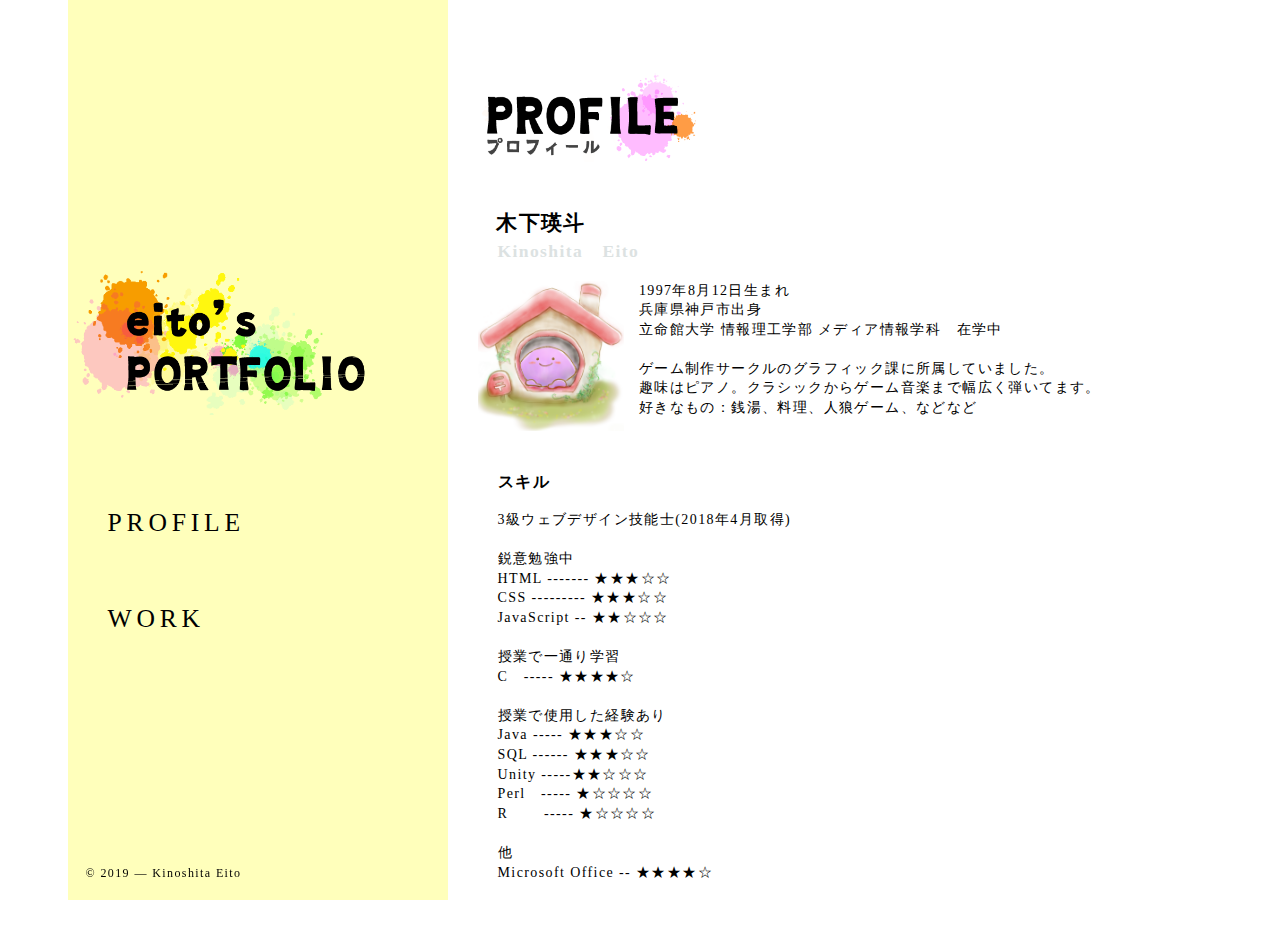
<file: index.html>
<!doctype html>
<html class='no-js' lang='ja'>
    <head>
    <meta charset='utf-8'>
    <meta content='IE=edge,chrome=1' http-equiv='X-UA-Compatible'>
    <title>プロフィール | Eito's Portfolio</title>
    <meta content='width=device-width, initial-scale=1' name='viewport'>
    <link rel="icon" href="img/favicon.ico">
    <link href='css/style.css' rel='stylesheet'>   
  </head>
  <body class='top'>
    <div class='container'>
      <div class='flex-contents'>
        <div class='header-container'>
          <header>
            <h1 class='logo'>
                <img alt='title' src='img/title.png'>
            </h1>
            <nav>
              <ul>
                <li>
                  <a href='index.html'>PROFILE</a>
                </li>
                <li>
                  <a href='work.html'>WORK</a>
                </li>
              </ul>
            </nav>
          </header>
        </div>
        <div class='main-container'>
          <main class='wrapper'>
            <div class='page-title'>
              <img alt='profile' src='img/proti.png'>
            </div>
            <div class='main-body'>
              <div class='about-wrap'>
                <h2>
                  木下瑛斗
                  <small>Kinoshita　Eito</small>
                </h2>
                <img alt='profile' src='img/prof2.png' align="left">
                <p>
                    　1997年8月12日生まれ<br>
                    　兵庫県神戸市出身<br>
                    　立命館大学 情報理工学部 メディア情報学科　在学中<br>
                      <br>
                    　ゲーム制作サークルのグラフィック課に所属していました。<br>
                    　趣味はピアノ。クラシックからゲーム音楽まで幅広く弾いてます。<br>
                    　好きなもの：銭湯、料理、人狼ゲーム、などなど
                  <br clear="left">
                </p>
    
                <h3>
                  スキル
                </h3>
                 <p>
                     3級ウェブデザイン技能士(2018年4月取得)<br><br>
                     鋭意勉強中 <br>
                     HTML ------- ★★★☆☆ <br>
                     CSS  --------- ★★★☆☆ <br>
                     JavaScript -- ★★☆☆☆ <br><br>
                     授業で一通り学習<br>
                     C　----- ★★★★☆<br><br>
                     授業で使用した経験あり <br>
                     Java ----- ★★★☆☆ <br>
                     SQL  ------ ★★★☆☆ <br>
                     Unity -----★★☆☆☆ <br>
                     Perl　----- ★☆☆☆☆ <br>
                     R　　  ----- ★☆☆☆☆ <br><br>
                     他 <br>
                     Microsoft Office -- ★★★★☆ <br>
                  </p>
              </div>
            </div>
          </main>
        </div>
      </div>
      <div class='footer-container'>
        <footer class='wrapper'>
          <small>
             © 2019 — Kinoshita Eito
          </small>
        </footer>
      </div>
    </div>
  </body>
</html>
</file>
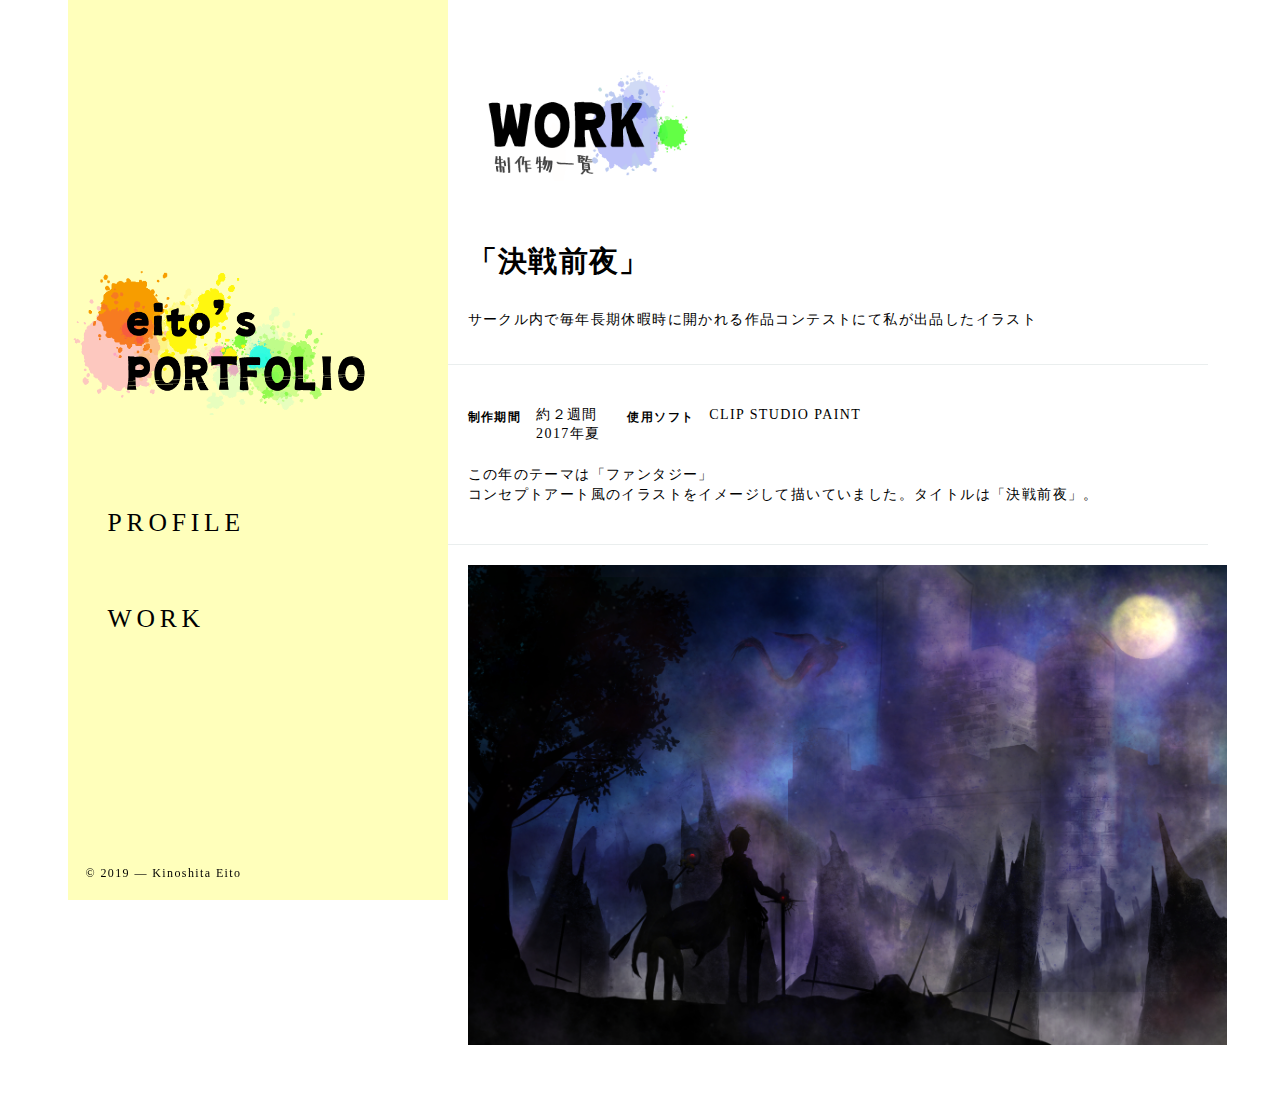
<file: fantagy.html>
<!doctype html>
<html class='no-js' lang='ja'>
  <head>
    <meta charset='utf-8'>
    <meta content='IE=edge,chrome=1' http-equiv='X-UA-Compatible'>
    <title>決戦前夜 | Eito's Portfolio</title>
    <meta content='width=device-width, initial-scale=1' name='viewport'>
    <link rel="icon" href="img/favicon.ico">
    <link href='css/style.css' rel='stylesheet'>
  </head>
  <body class='top'>
    <div class='container'>
      <div class='flex-contents'>
        <div class='header-container'>
          <header>
            <h1 class='logo'>
                <img alt='title' src='img/title.png'>
            </h1>
            <nav>
              <ul>
                <li>
                  <a href='index.html'>PROFILE</a>
                </li>
                <li>
                  <a href='work.html'>WORK</a>
                </li>
              </ul>
            </nav>
          </header>
        </div>
        <div class='main-container'>
          <main class='wrapper'>
            <div class='page-title'>
              <img alt='title' src='img/work.png'>
            </div>
            <div class='main-body'>
              <div class='project-wrap'>
                  <div class='layout-6'>
                    <h3>「決戦前夜」</h3>
                    <p>
                      サークル内で毎年長期休暇時に開かれる作品コンテストにて私が出品したイラスト<br>
                    </p>
                  </div>
                  <div class='layout-6'>
                       <h5>制作期間</h5>
                    <ul class='lists'>
                      <li>
                        約２週間
                      </li>
                        <li>
                         2017年夏
                        </li>
                    </ul>
                      <h5>　　使用ソフト</h5>
                    <ul class='lists'>
                      <li>
                        CLIP STUDIO PAINT
                      </li>
                    </ul>
                    <p class='small'>
                      この年のテーマは「ファンタジー」<br>
                      コンセプトアート風のイラストをイメージして描いていました。タイトルは「決戦前夜」。
                    </p>
                  </div>
                  <div class='work'>
                   <img alt='fantagy' src='img/gameshow.jpg'>
                  </div>
              </div>
            </div>
          </main>
        </div>
      </div>
      <div class='footer-container'>
        <footer class='wrapper'>
          <small>
            © 2019 — Kinoshita Eito 
          </small>
        </footer>
      </div>
    </div>
  </body>
</html>
</file>
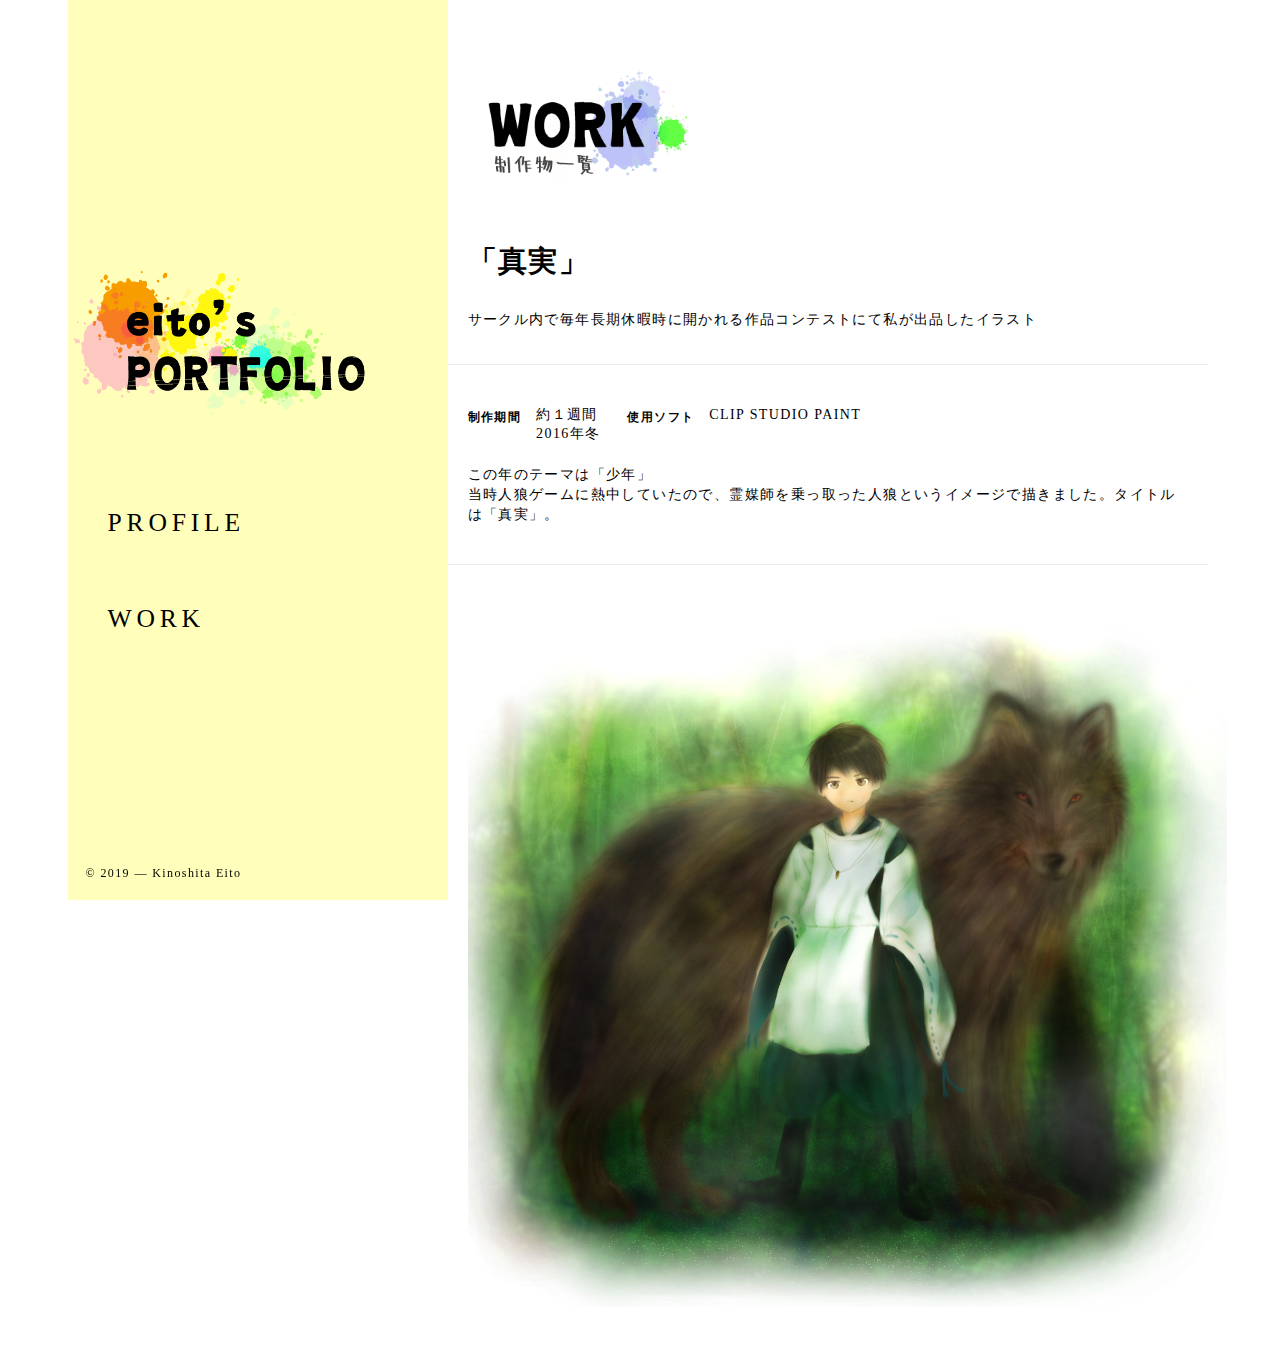
<file: forest.html>
<!doctype html>
<html class='no-js' lang='ja'>
  <head>
    <meta charset='utf-8'>
    <meta content='IE=edge,chrome=1' http-equiv='X-UA-Compatible'>
    <title>真実 | Eito's Portfolio</title>
    <meta content='width=device-width, initial-scale=1' name='viewport'>
    <link rel="icon" href="img/favicon.ico">
    <link href='css/style.css' rel='stylesheet'>
  </head>
  <body class='top'>
    <div class='container'>
      <div class='flex-contents'>
        <div class='header-container'>
          <header>
            <h1 class='logo'>
                <img alt='title' src='img/title.png'>
            </h1>
            <nav>
              <ul>
                <li>
                  <a href='index.html'>PROFILE</a>
                </li>
                <li>
                  <a href='work.html'>WORK</a>
                </li>
              </ul>
            </nav>
          </header>
        </div>
        <div class='main-container'>
          <main class='wrapper'>
            <div class='page-title'>
              <img alt='title' src='img/work.png'>
            </div>
            <div class='main-body'>
              <div class='project-wrap'>
                  <div class='layout-6'>
                    <h3>「真実」</h3>
                    <p>
                      サークル内で毎年長期休暇時に開かれる作品コンテストにて私が出品したイラスト<br>
                    </p>
                  </div>
                  <div class='layout-6'>
                       <h5>制作期間</h5>
                    <ul class='lists'>
                      <li>
                        約１週間
                      </li>
                        <li>
                         2016年冬
                        </li>
                    </ul>
                      <h5>　　使用ソフト</h5>
                    <ul class='lists'>
                      <li>
                        CLIP STUDIO PAINT
                      </li>
                    </ul>
                    <p class='small'>
                      この年のテーマは「少年」<br>
                      当時人狼ゲームに熱中していたので、霊媒師を乗っ取った人狼というイメージで描きました。タイトルは「真実」。
                    </p>
                  </div>
                  <div class='work'>
                     <img alt='fantagy' src='img/forest.jpg'>
                  </div>
              </div>
            </div>
          </main>
        </div>
      </div>
      <div class='footer-container'>
        <footer class='wrapper'>
          <small>
            © 2019 — Kinoshita Eito 
          </small>
        </footer>
      </div>
    </div>
  </body>
</html>
</file>
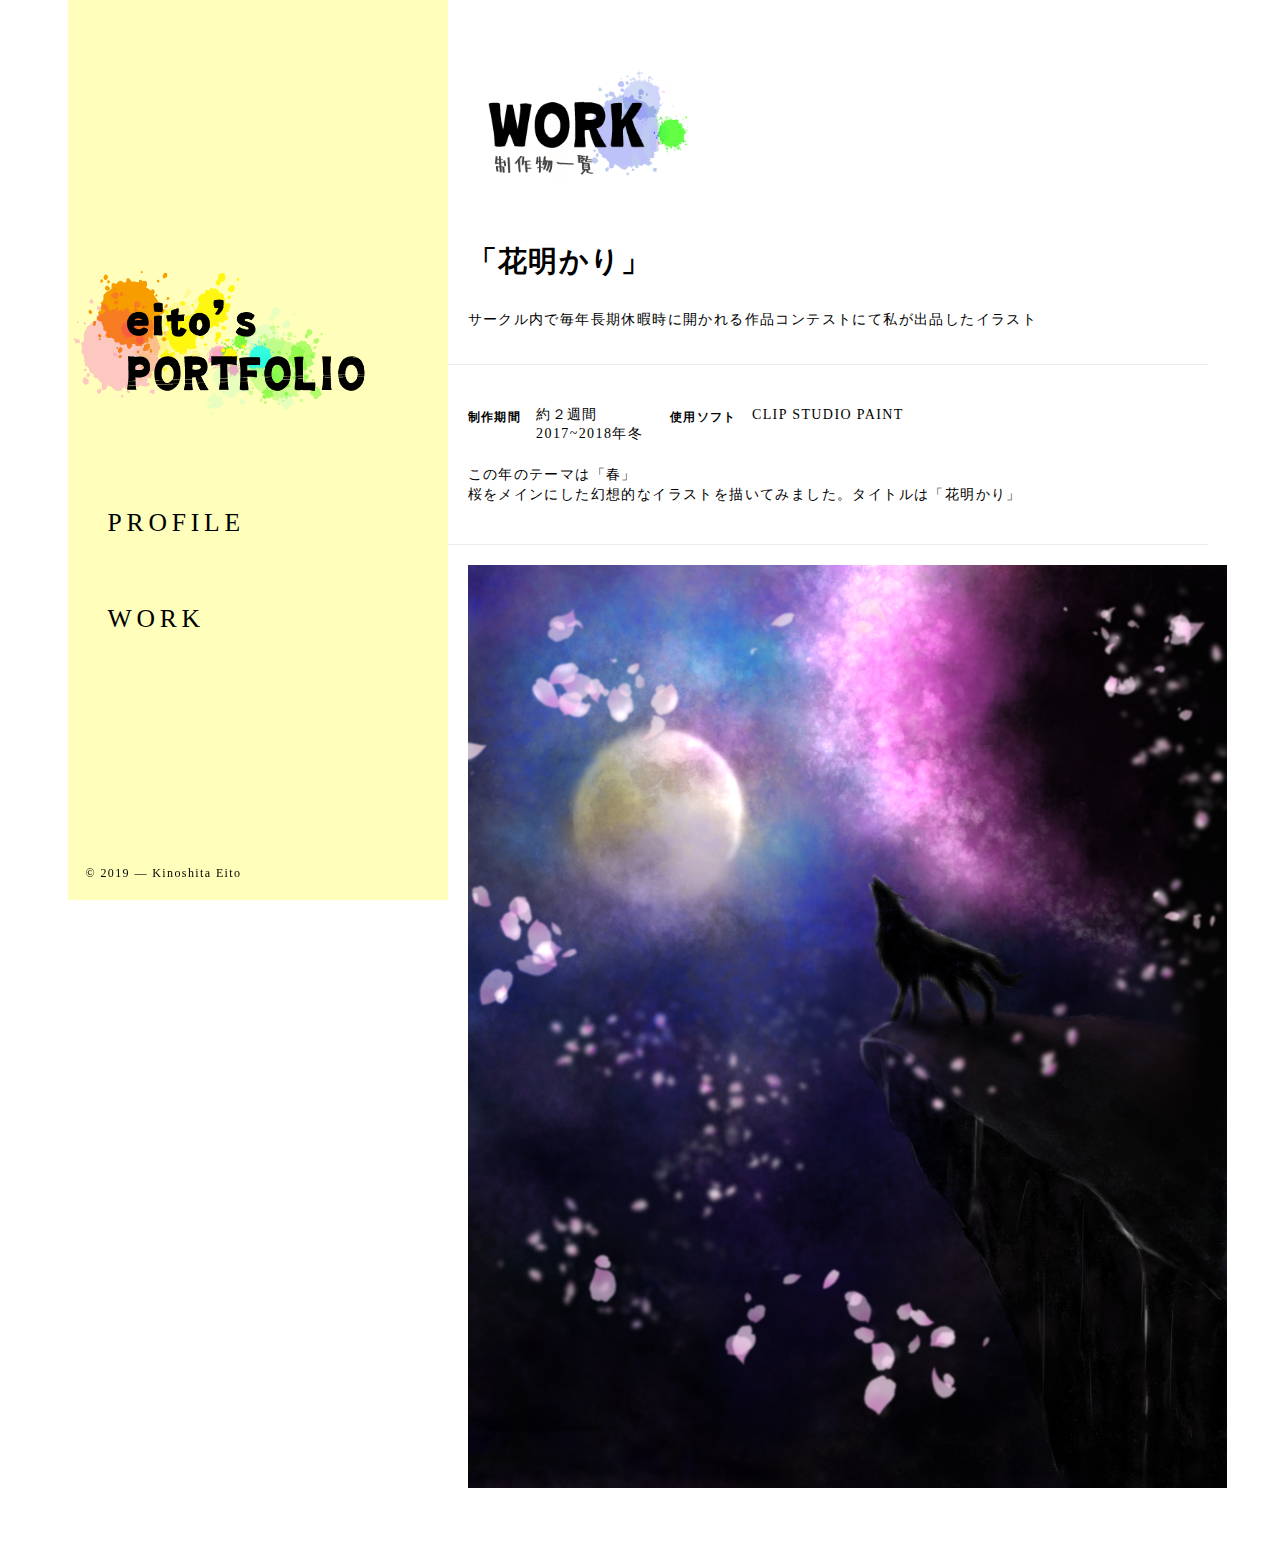
<file: spring.html>
<!doctype html>
<html class='no-js' lang='ja'>
  <head>
    <meta charset='utf-8'>
    <meta content='IE=edge,chrome=1' http-equiv='X-UA-Compatible'>
    <title>花明かり | Eito's Portfolio</title>
    <meta content='width=device-width, initial-scale=1' name='viewport'>
    <link rel="icon" href="img/favicon.ico">
    <link href='css/style.css' rel='stylesheet'>
  </head>
  <body class='top'>
    <div class='container'>
      <div class='flex-contents'>
        <div class='header-container'>
          <header>
            <h1 class='logo'>
                <img alt='title' src='img/title.png'>
            </h1>
            <nav>
              <ul>
                <li>
                  <a href='index.html'>PROFILE</a>
                </li>
                <li>
                  <a href='work.html'>WORK</a>
                </li>
              </ul>
            </nav>
          </header>
        </div>
        <div class='main-container'>
          <main class='wrapper'>
            <div class='page-title'>
              <img alt='title' src='img/work.png'>
            </div>
            <div class='main-body'>
              <div class='project-wrap'>
                  <div class='layout-6'>
                    <h3>「花明かり」</h3>
                    <p>
                      サークル内で毎年長期休暇時に開かれる作品コンテストにて私が出品したイラスト<br>
                    </p>
                  </div>
                  <div class='layout-6'>
                       <h5>制作期間</h5>
                    <ul class='lists'>
                      <li>
                        約２週間
                      </li>
                        <li>
                         2017~2018年冬
                        </li>
                    </ul>
                      <h5>　　使用ソフト</h5>
                    <ul class='lists'>
                      <li>
                        CLIP STUDIO PAINT
                      </li>
                    </ul>
                    <p class='small'>
                      この年のテーマは「春」<br>
                       桜をメインにした幻想的なイラストを描いてみました。タイトルは「花明かり」
                    </p>
                  </div>
                    <div class='work'>
                     <img alt='cook game' src='img/spring.png' >
                  </div>
              </div>
            </div>
          </main>
        </div>
      </div>
      <div class='footer-container'>
        <footer class='wrapper'>
          <small>
            © 2019 — Kinoshita Eito 
          </small>
        </footer>
      </div>
    </div>
  </body>
</html>
</file>
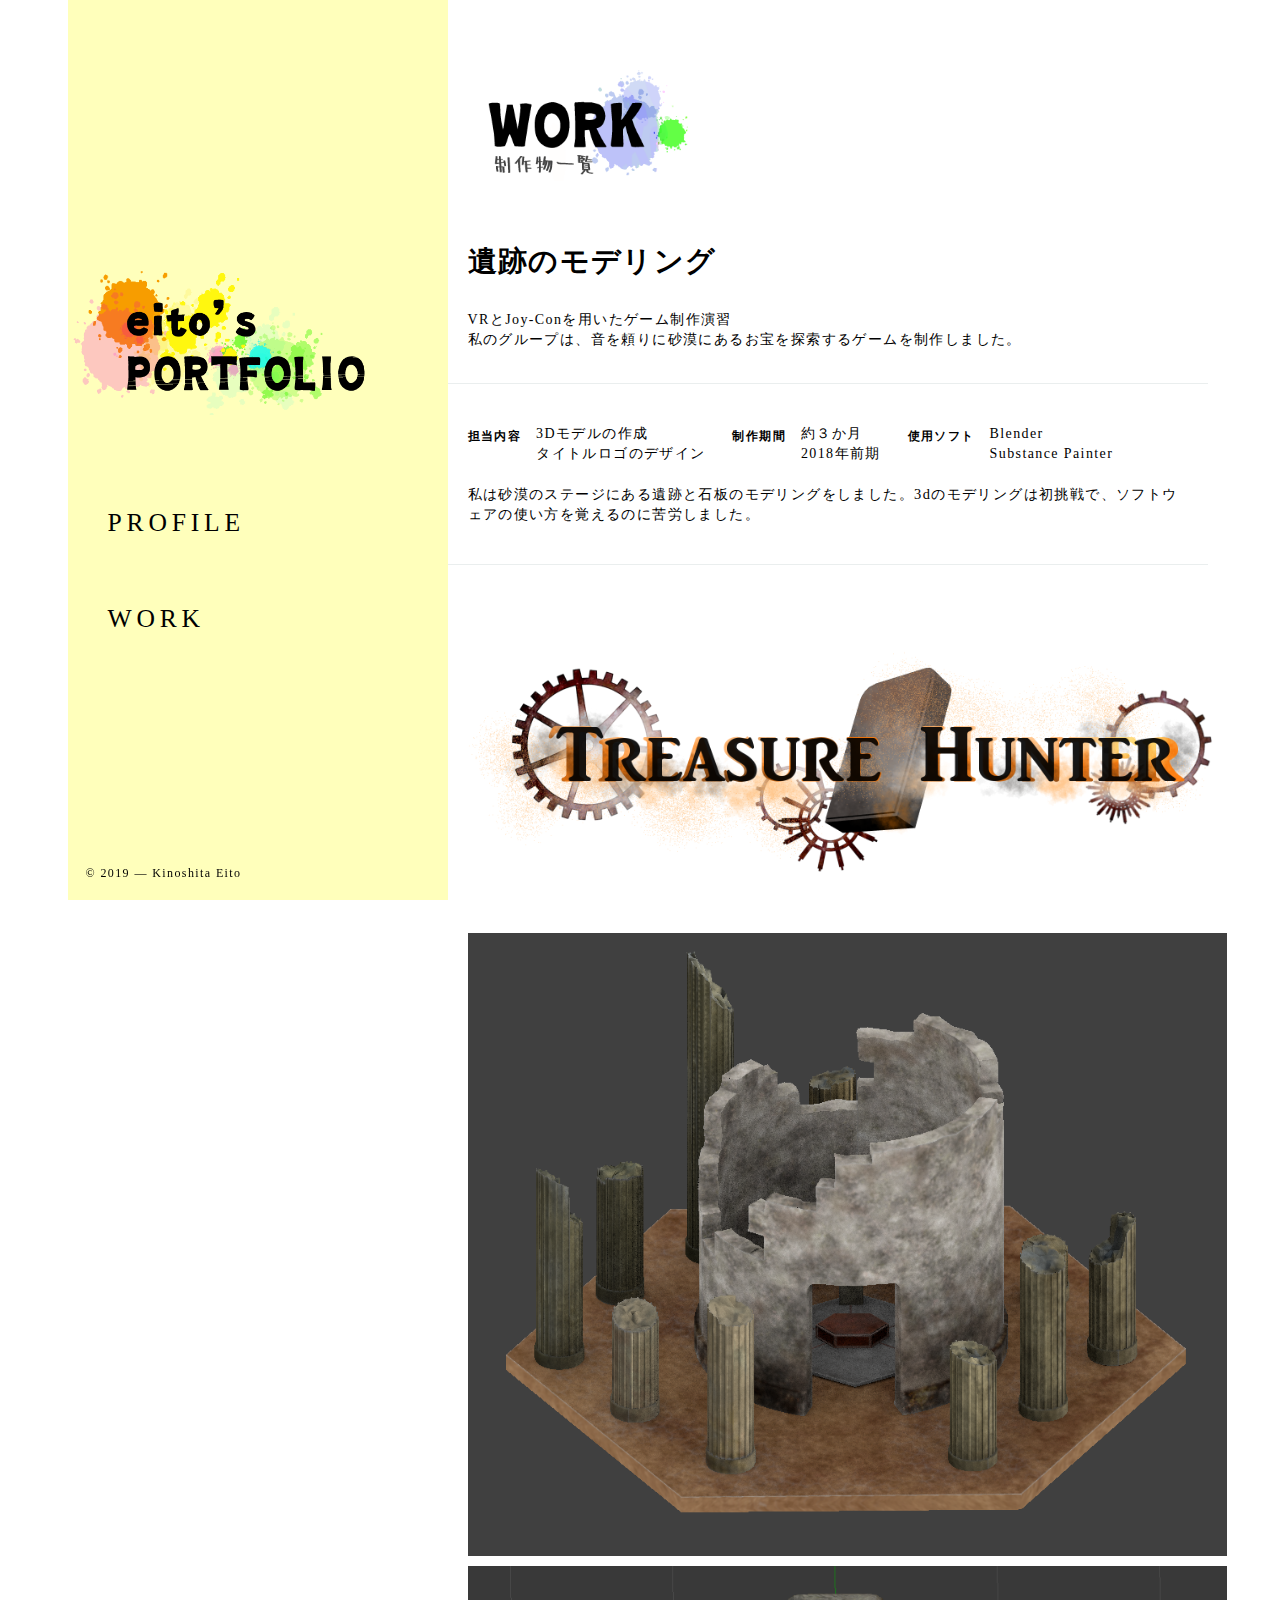
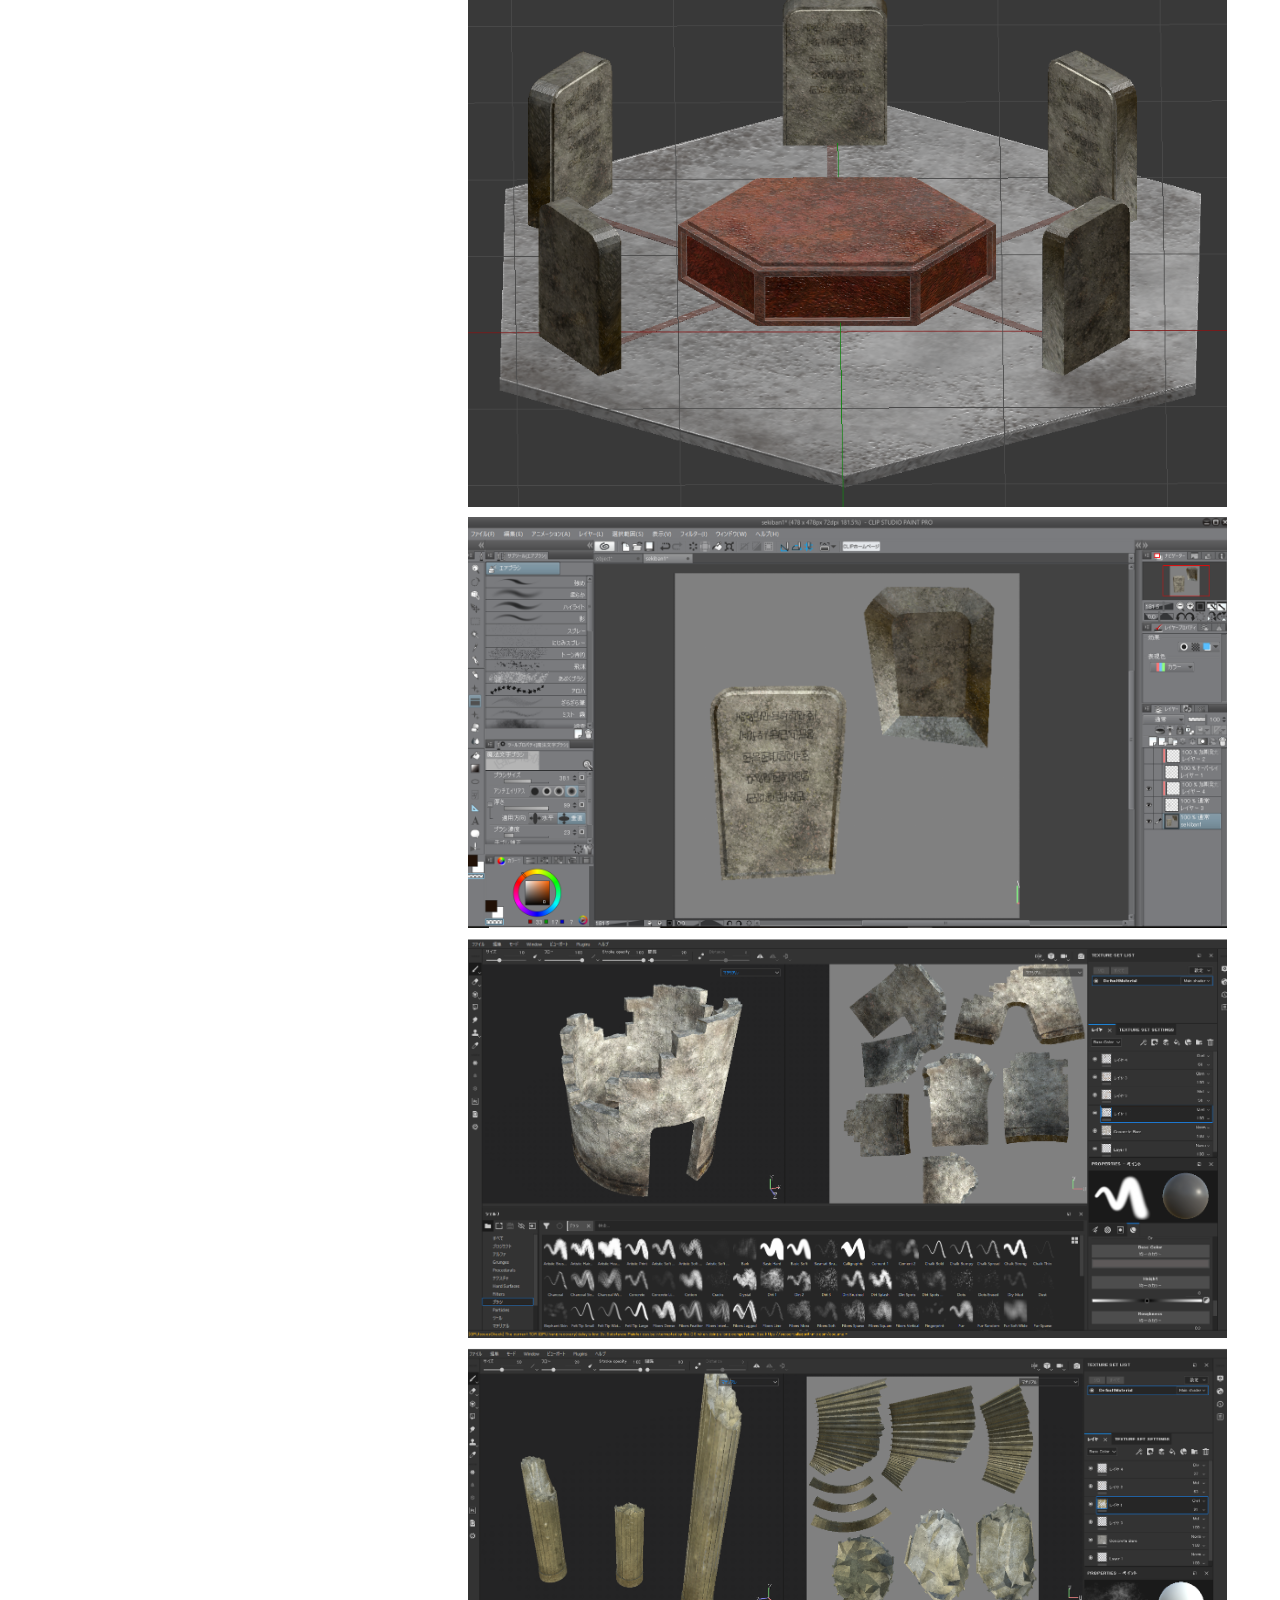
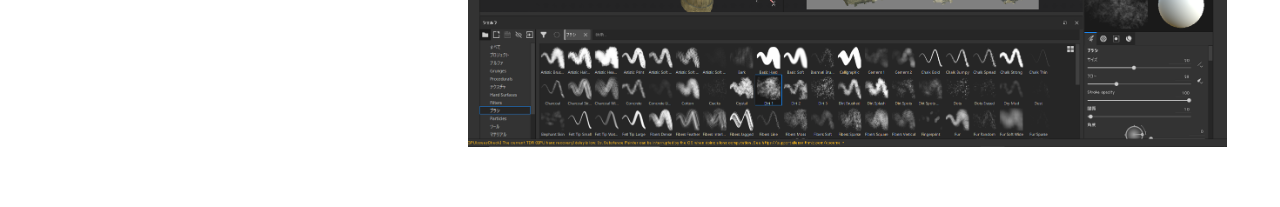
<file: treasure.html>
<!doctype html>
<html class='no-js' lang='ja'>
   <head>
    <meta charset='utf-8'>
    <meta content='IE=edge,chrome=1' http-equiv='X-UA-Compatible'>
    <title>Treasure Hunter | Eito's Portfolio</title>
    <meta content='width=device-width, initial-scale=1' name='viewport'>
    <link rel="icon" href="img/favicon.ico">
    <link href='css/style.css' rel='stylesheet'>
  </head>
  <body class='top'>
    <div class='container'>
      <div class='flex-contents'>
        <div class='header-container'>
          <header>
            <h1 class='logo'>
                <img alt='title' src='img/title.png'>
            </h1>
            <nav>
              <ul>
                <li>
                  <a href='index.html'>PROFILE</a>
                </li>
                <li>
                  <a href='work.html'>WORK</a>
                </li>
              </ul>
            </nav>
          </header>
        </div>
        <div class='main-container'>
          <main class='wrapper'>
            <div class='page-title'>
              <img alt='title' src='img/work.png'>
            </div>
            <div class='main-body'>
              <div class='project-wrap'>
                  <div class='layout-6'>
                    <h3>遺跡のモデリング</h3>
                    <p>
                      VRとJoy-Conを用いたゲーム制作演習<br>私のグループは、音を頼りに砂漠にあるお宝を探索するゲームを制作しました。<br>
                    </p>
                  </div>
                  <div class='layout-6'>
                    <h5>担当内容</h5>
                    <ul class='lists'>
                      <li>
                        3Dモデルの作成
                      </li>
                      <li>
                        タイトルロゴのデザイン
                      </li>
                    </ul>
                       <h5>　　制作期間</h5>
                    <ul class='lists'>
                      <li>
                        約３か月
                      </li>
                        <li>
                         2018年前期
                        </li>
                    </ul>
                    <h5>　　使用ソフト</h5>
                    <ul class='lists'>
                      <li>
                        Blender
                      </li>
                        <li>
                         Substance Painter
                        </li>
                    </ul>
                    <p class='small'>
                      私は砂漠のステージにある遺跡と石板のモデリングをしました。3dのモデリングは初挑戦で、ソフトウェアの使い方を覚えるのに苦労しました。
                    </p>
                  </div>
                    <div class='work'>
                       <img alt='div site' src='img/title2.png'>
                       <img alt='div site' src='img/iseki.png'>
                       <img alt='div site' src='img/sekiban.png'>
                       <img alt='div site' src='img/3d.png'>
                       <img alt='div site' src='img/3d1.png'>
                       <img alt='div site' src='img/3d2.png'>
                  </div>
              </div>
            </div>
          </main>
        </div>
      </div>
      <div class='footer-container'>
        <footer class='wrapper'>
          <small>
            © 2019 — Kinoshita Eito 
          </small>
        </footer>
      </div>
    </div>
  </body>
</html>
</file>
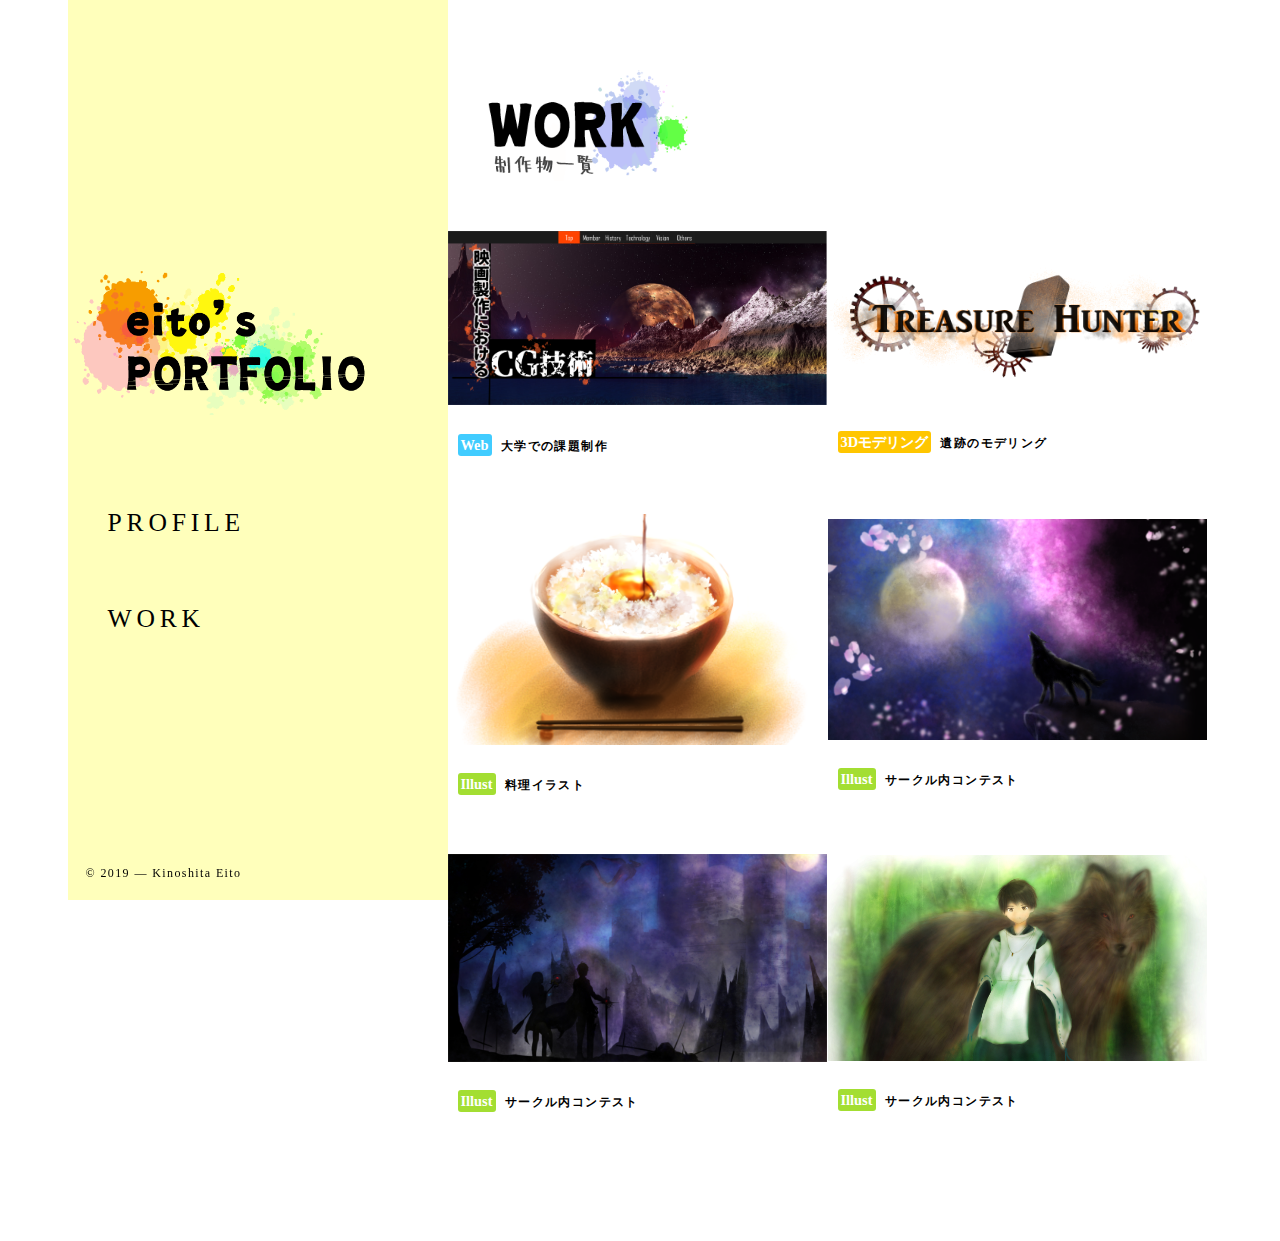
<file: work.html>
<!doctype html>
<html class='no-js' lang='ja'>
  <head>
    <meta charset='utf-8'>
    <meta content='IE=edge,chrome=1' http-equiv='X-UA-Compatible'>
    <title>WORK | Eito's Portfolio</title>
    <meta content='width=device-width, initial-scale=1' name='viewport'>
    <link rel="icon" href="img/favicon.ico">
    <link href='css/style.css' rel='stylesheet'>
  </head>
  <body class='top'>
    <div class='container'>
      <div class='flex-contents'>
        <div class='header-container'>
          <header>
            <h1 class='logo'>
                <img alt='title' src='img/title.png'>
            </h1>
            <nav>
              <ul>
                <li>
                  <a href='index.html'>PROFILE</a>
                </li>
                <li>
                  <a href='work.html'>WORK</a>
                </li>
              </ul>
            </nav>
          </header>
        </div>
        <div class='main-container'>
          <main class='wrapper'>
            <div class='page-title'>
              <img alt='title' src='img/work.png'>
            </div>
            <div class='main-body'>
              <div class='projects-wrap'>
                <ul class='clearfix'>
                  <li>
                    <a href='web.html'>
                      <img alt='大学での課題制作' src='img/web_top_thum.png'>
                      <h5>
                        <small class='blue'>Web</small>
                        大学での課題制作
                      </h5>
                    </a>
                  </li>
                  <li>
                    <a href='treasure.html'>
                      <img alt='Modeling' src='img/title2.png'>
                      <h5>
                        <small class='yellow'>3Dモデリング</small>
                        遺跡のモデリング
                      </h5>
                    </a>
                  </li>
                  <li>
                    <a href='cook.html'>
                      <img alt='TECH::CAMP' src='img/cook.png'>
                      <h5>
                        <small class='green'>Illust</small>
                        料理イラスト
                      </h5>
                    </a>
                  </li>
                  <li>
                    <a href='spring.html'>
                      <img alt='illust' src='img/spring1.png'>
                      <h5>
                        <small class='green'>Illust</small>
                        サークル内コンテスト
                      </h5>
                    </a>
                  </li>
                  <li>
                    <a href='fantagy.html'>
                      <img alt='illust' src='img/gameshow1.jpg'>
                      <h5>
                        <small class='green'>Illust</small>
                        サークル内コンテスト
                      </h5>
                    </a>
                  </li>
                  <li>
                    <a href='forest.html'>
                      <img alt='illust' src='img/forest1.jpg'>
                      <h5>
                        <small class='green'>Illust</small>
                        サークル内コンテスト
                      </h5>
                    </a>
                  </li>
                </ul>
              </div>
            </div>
          </main>
        </div>
      </div>
      <div class='footer-container'>
        <footer class='wrapper'>
          <small>
             © 2019 — Kinoshita Eito
          </small>
          
        </footer>
      </div>
    </div>
  </body>
</html>
</file>
<file: css/style.css>
body {
  letter-spacing: .1em;
  color: black;
  font-size: 14px;
  line-height: 1.4;
  max-width: 1145px;
  margin: 0 auto;
}

body.body-fixed {
  padding-top: 250px;
}

img {
  max-width: 100%;
  height: auto;
  padding-bottom: 10px;
  display: inline-block;
  vertical-align: middle;
}

ul {
  margin: 0;
}

ul li {
  list-style: none;
  padding: 0;
  margin: 0;
}

a {
  color: black;
  text-decoration: none;
}

a:hover {
  color: #41ccff;
  text-decoration: underline;
}

h5 small, .category span {
  color: white;
  padding: 3px;
  font-size: .9rem;
  border-radius: 3px;
  letter-spacing: 0;
  margin-right: 5px;
  font-weight: bold;
}

h5 small.blue, .category span.blue {
  background-color: #41ccff;
}

h5 small.yellow, .category span.yellow {
  background-color: #ffc600;
}

h5 small.green, .category span.green {
  background-color: #a3de32;
}

.header-container {
  display: flex;
  align-items: center;
  position: fixed;
  top: 0;
  bottom: 0;
  width: 380px;
  padding: 30px 0;
  background-color: #ffffbb;
}

.header-container .logo img {
  width: 300px;
}

.header-container nav {
  margin-top: 50px;
}

.header-container nav li a {
  display: block;
  padding: 30px 0;
  font-size: 1.6rem;
  letter-spacing: .3rem;
}

.main-container {
  width: 760px;
  padding: 50px 0;
  margin-left: 380px;
}

.main-container .page-title img{
  margin-bottom: 10px;
  margin-left: 10px;
  padding: 20px;
  width: 30%;
}

.main-container .page-title small {
  display: block;
  font-size: .9rem;
  color: #dce2e2;
}

.projects-wrap ul {
  display: flex;
  flex-wrap: wrap;
  align-items: center;
  justify-content: center;
  margin: 20px 0;
  padding: 0;
}

.projects-wrap ul li {
  list-style-type: none;
  flex-basis: 380px;
  margin-bottom: 40px;
}

.projects-wrap ul li a {
  overflow: hidden;
  position: relative;
  display: block;
}

.projects-wrap ul li a:hover h5 {
  opacity: 1;
}

.projects-wrap ul li a:hover h5:hover {
  opacity: .9;
}

.projects-wrap ul li a:hover img {
  opacity: .8;
}

.projects-wrap ul li a h5 {
  padding: 0 10px;
}

.projects-wrap ul li a img {
  position: relative;
}

.project-wrap .layout-6 {
  margin-bottom: 20px;
  padding: 20px;
  border-bottom: 1px solid #eaeeee;
  overflow: hidden;
}

.project-wrap .work img{
  padding-left: 20px;
}
.project-wrap .layout-6 h3 {
  margin-top: 10px;
  font-size: 1.8rem;
}

.project-wrap .layout-6 h5, .project-wrap .layout-6 .lists {
  float: left;
}

.project-wrap .layout-6 h5 {
  margin-top: 0;
  position: relative;
  top: 5px;
}

.project-wrap .layout-6 .lists {
  padding-left: 15px;
  margin-bottom: 20px;
  clear: right;
}

.project-wrap .layout-6 p.small {
  clear: both;
  font-size: .9rem;
  margin-bottom: 20px;
}

.footer-container {
  position: fixed;
  bottom: 0;
  padding: 2vh;
  font-size: .9rem;
  max-width: 1145px;
  width: 100%;
}

.footer-container small {
  float: left;
  display: block;
  width: 50%;
}

.about-wrap {
  padding-left: 30px;
}

.about-wrap h2:before {
  content: ' ';
  width: 12px;
  display: inline-block;
}

.about-wrap h2 small {
  display: block;
  margin-left: 20px;
  color: #dce2e2;
}

.about-wrap h3 {
  margin-top: 30px;
}

.about-wrap h3:before {
  content: ' ';
  width: 15px;
  display: inline-block;
}

.about-wrap > p {
  margin-left: 20px;
}

.about-wrap img {
  width: 20%;
}

.about-wrap input, .about-wrap textarea {
  padding: 10px;
  border: 1px solid #eaeeee;
}
</file>
